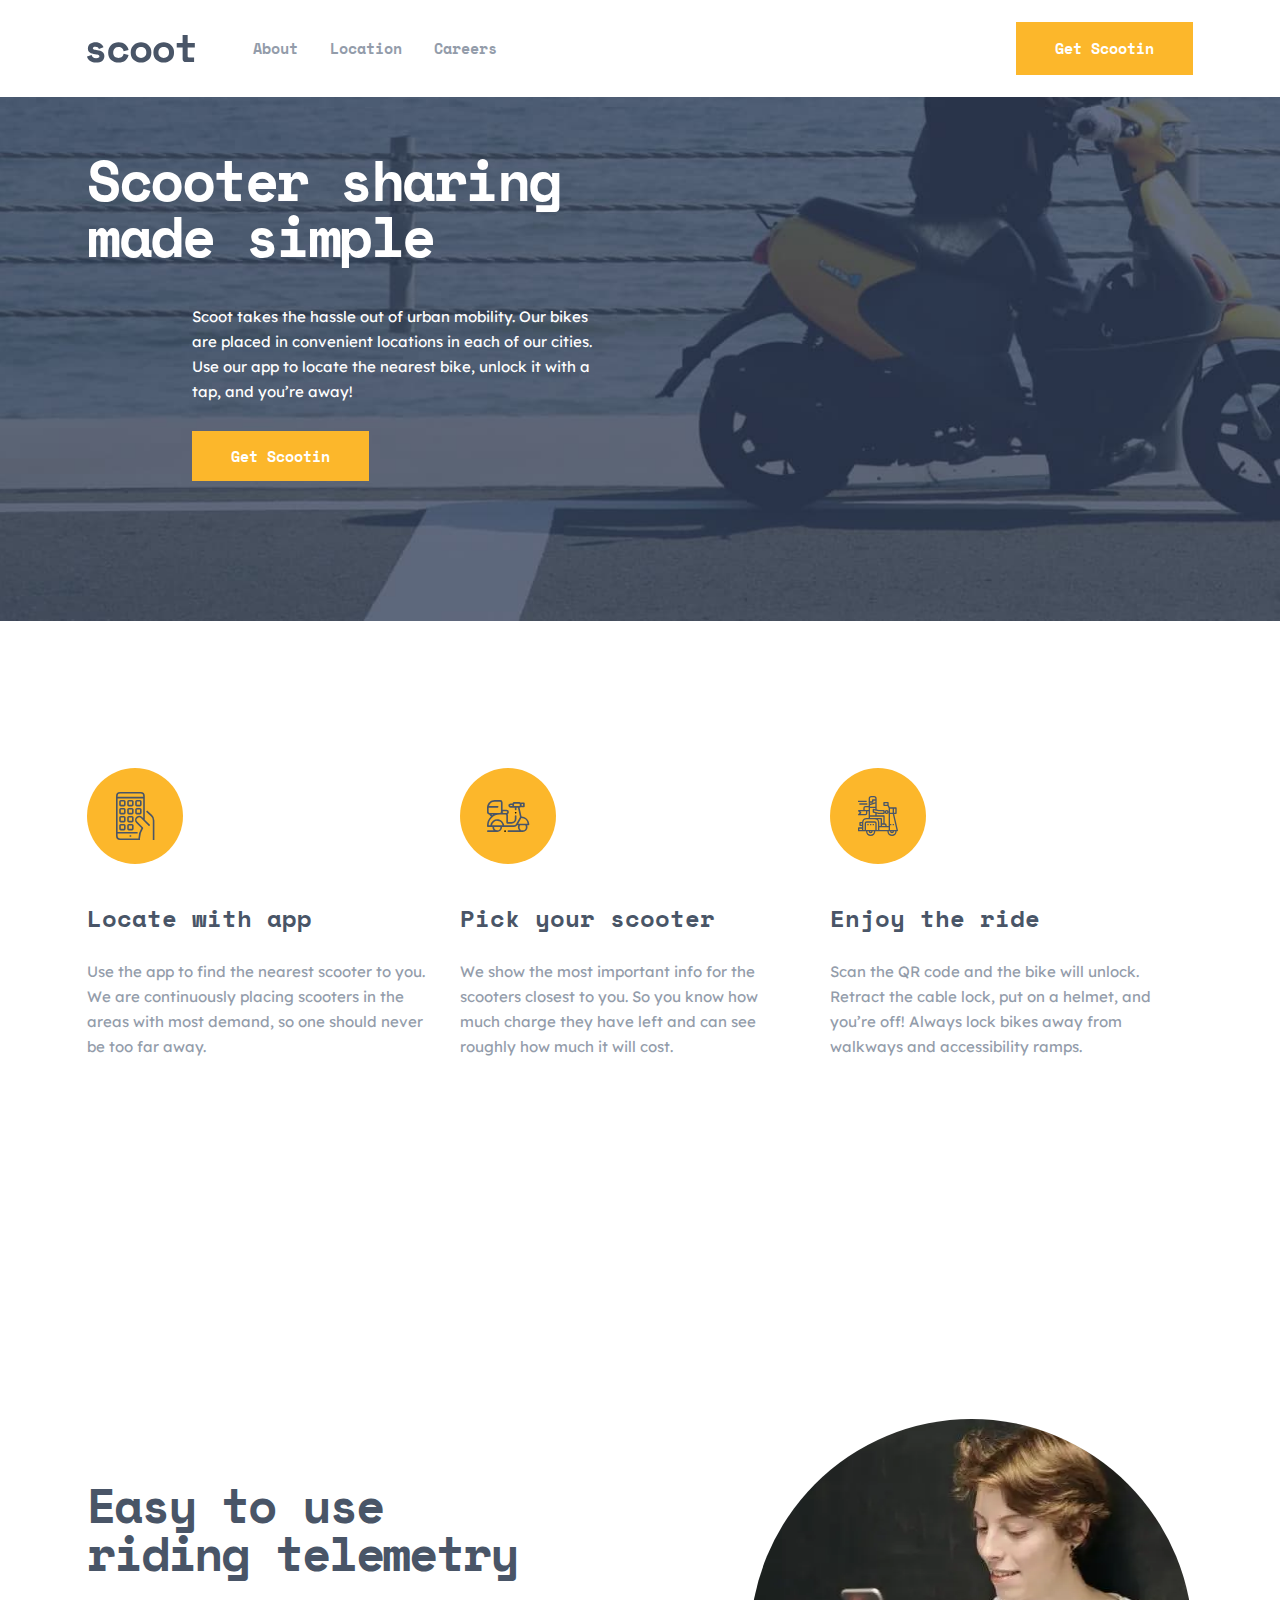
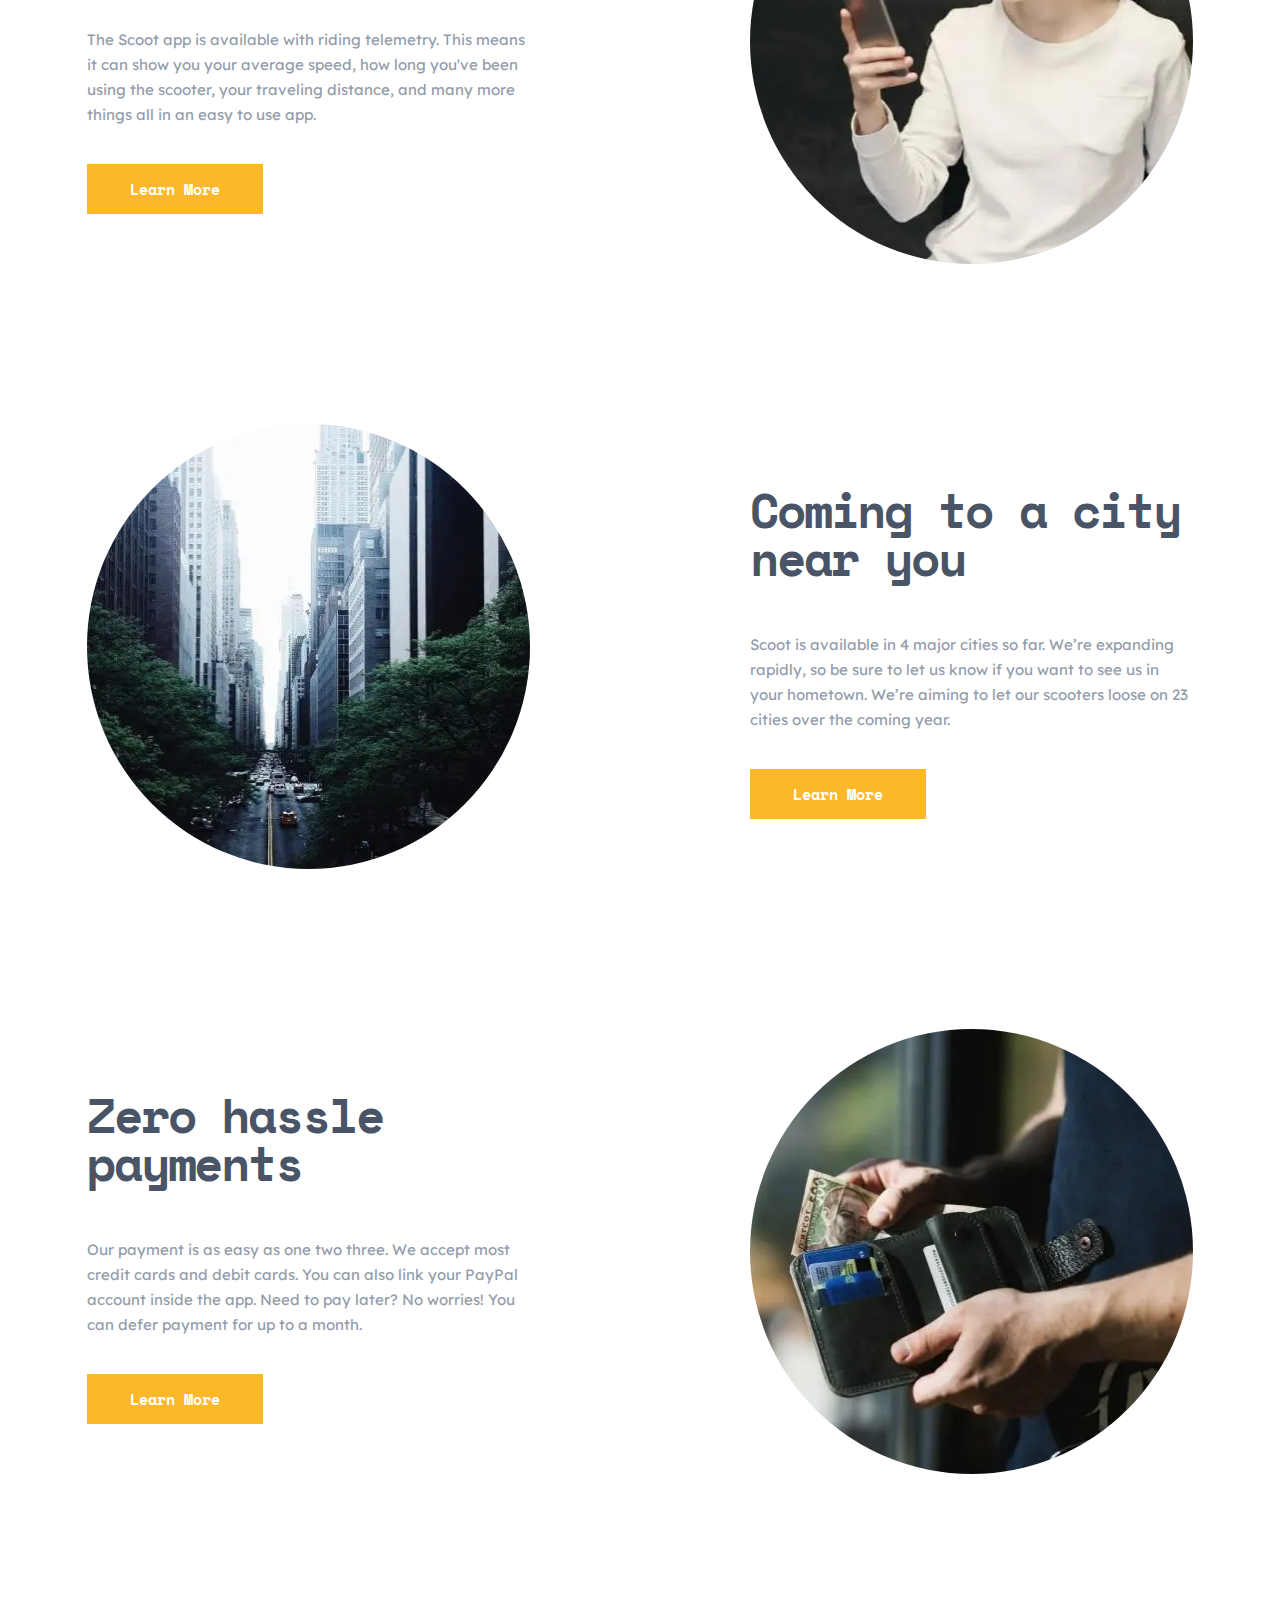
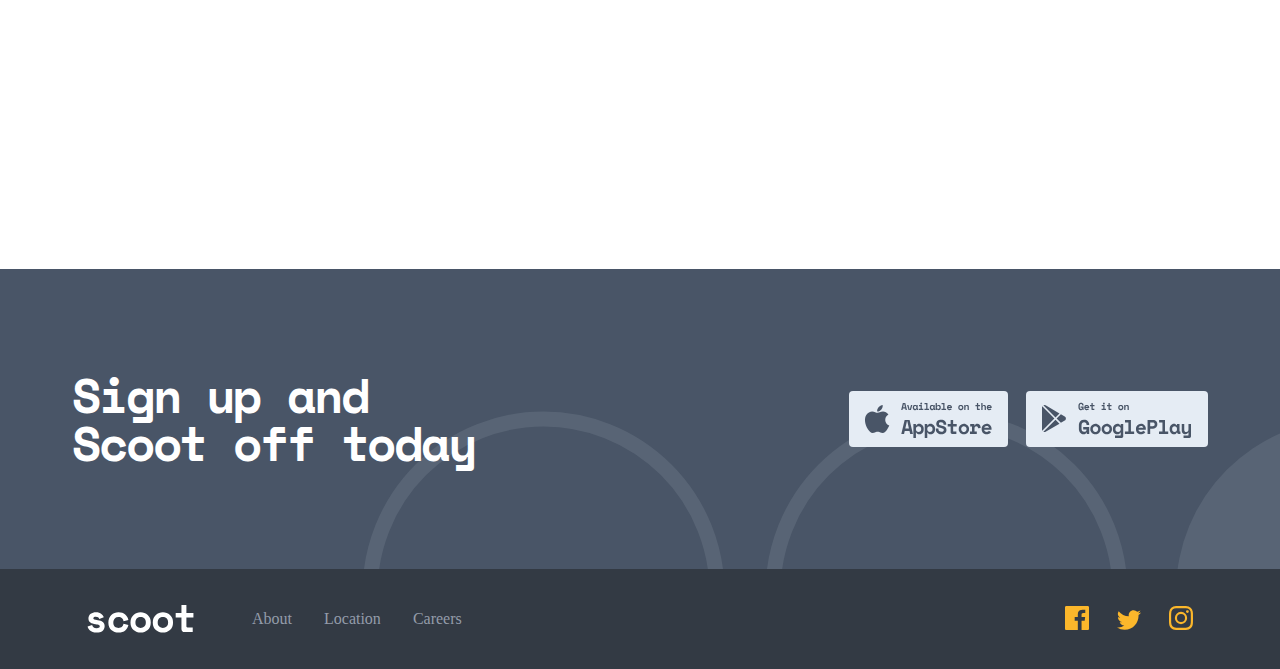
<file: index.html>
<!DOCTYPE html>
<html lang="en">

<head>
    <meta charset="UTF-8">
    <meta http-equiv="X-UA-Compatible" content="IE=edge">
    <meta name="viewport" content="width=device-width, initial-scale=1.0">
    <title>Scootin</title>
    <link rel="stylesheet" href="css/main.css">
</head>

<body>
    
    <header class="header">
        <div class="container header__container">
            <button class="header__burger">
                <span class="header__burger-inner"></span>

            </button>
            <a class="header__link-logo" href="#">
                <img class="header__link-img" src="img/headerlogo.svg" alt="scoot" width="108" height="28">
            </a>
            <nav class="nav header__nav">
                <ul class="nav__list">
                    <li class="nav__item"><a href="" class="nav__item-link">About</a></li>
                    <li class="nav__item"><a href="" class="nav__item-link">Location</a></li>
                    <li class="nav__item"><a href="" class="nav__item-link">Careers</a></li>
                </ul>
                <a class="link header__link" href="#">Get Scootin</a>

            </nav>

        </div>
    </header>
    <main>
        <div class="intro">
            <div class="container">
                <div class="intro__content">
                    <p class="intro__text">Scooter sharing made simple</p>
                    <p class="intro__descreption">Scoot takes the hassle out of urban mobility. Our bikes are placed in
                        convenient locations in each of our cities. Use our app to locate the nearest bike, unlock it
                        with a tap, and you’re away!</p>
                    <a href="#" class="link intro__link">Get Scootin</a>
                </div>
            </div>
        </div>
        <section class="scoot">
            <h2 class="visually-hidden">scoot service</h2>
            <div class="container">
                <div class=" scoot__container">


                    <ul class="scoot__list">
                        <li class="scoot__list-item scoot__list-item--befor">
                            <h3 class="scoot__item-title">Locate with app</h3>
                            <p class="scoot__item-text">Use the app to find the nearest scooter to you. We are
                                continuously placing scooters in the areas with most demand, so one should never be too
                                far away. </p>

                        </li>
                        <li class="scoot__list-item scoot__list-item--scooter">
                            <h3 class="scoot__item-title">Pick your scooter</h3>

                            <p class="scoot__item-text">We show the most important info for the scooters closest to you.
                                So you know how much charge they have left and can see roughly how much it will cost.
                            </p>

                        </li>
                        <li class="scoot__list-item scoot__list-item--ride">
                            <h3 class="scoot__item-title">Enjoy the ride</h3>
                            <p class="scoot__item-text">Scan the QR code and the bike will unlock. Retract the cable
                                lock, put on a helmet, and you’re off! Always lock bikes away from walkways and
                                accessibility ramps.</p>

                        </li>
                    </ul>
                </div>
            </div>
        </section>
        <section>
            <h2 class="visually-hidden"> services</h2>
            <div class="container ">
                <div class="services">
                    <ul class="services__list">
                        <li class="services__list-item">
                            <div class="services__content">
                                <h3 class="services__item-title">Easy to use
                                    riding telemetry</h3>
                                <p class="services__item-text">The Scoot app is available with riding telemetry. This means
                                    it can show you your average speed, how long you've been using the scooter, your
                                    traveling distance, and many more things all in an easy to use app.</p>
                                <a href="#" class="link services__item-link">Learn More </a>
                              </div>
                            <picture>
                                <source type="image/webp" media="(max-width: 719px)"
                                    srcset="img/services-ayol.webp 1x, img/services-ayol@2x.webp 2x">
                                <source type="image/webp" media="(max-width: 1310px)"
                                    srcset="img/services-ayol.webp 1x, img/services-ayol@2x.webp 2x">
                               
                                  
                                <source media="(max-width: 719px)"
                                    srcset="img/services-ayol.jpg 1x, img/services-ayol@2x.jpg 2x">
                                <source media="(max-width: 1310px)"
                                    srcset="img/services-ayol.jpg 1x, img/services-ayol@2x.jpg 2x">
                                <img class="services__item-img" src="img/services-ayol.jpg"
                                    srcset="img/services-ayol@2x.jpg 2x, img/services-ayol.jpg 1x" width="445" height="445"
                                    alt="ayol">


                            </picture>
                         
                        </li>
                        <li class="services__list-item">
                            <div class="services__content">
                                <h3 class="services__item-title">Coming to a city near you</h3>
                            <p class="services__item-text">Scoot is available in 4 major cities so far. We’re expanding
                                rapidly, so be sure to let us know if you want to see us in your hometown. We’re aiming
                                to let our scooters loose on 23 cities over the coming year.</p>
                            <a href="#" class="link services__item-link">Learn More</a>
                            </div>
                            <picture>
                                <source type="image/webp" media="(max-width: 719px)"
                                    srcset="img/services-shahar.webp 1x, img/services-shahar@2x.webp 2x">
                                <source type="image/webp" media="(max-width: 1310px)"
                                    srcset="img/services-shahar.webp 1x, img/services-shahar@2x.webp 2x">
                               
                                   
                                <source media="(max-width: 719px)"
                                    srcset="img/services-shahar.jpg 1x, img/services-shahar@2x.jpg 2x">
                                <source media="(max-width: 1310px)"
                                    srcset="img/services-shahar.jpg 1x, img/services-shahar@2x.jpg 2x">
                                <img class="services__item-img" src="img/services-shahar.jpg"
                                    srcset="img/services-shahar@2x.jpg 2x, img/services-shahar.jpg 1x" width="445" height="445"
                                    alt="ayol">


                            </picture>
                          
                        </li>
                        <li class="services__list-item">
                            <div class="services__content">
                             <h3 class="services__item-title">Zero hassle payments</h3>
                             <p class="services__item-text">Our payment is as easy as one two three. We accept most
                                 credit cards and debit cards. You can also link your PayPal account inside the app. Need
                                 to pay later? No worries! You can defer payment for up to a month.</p>
                             <a href="#" class="link  services__item-link">Learn More</a>
                         
                            </div>
                            <picture>
                                <source type="image/webp" media="(max-width: 719px)"
                                    srcset="img/services-hamyon.webp 1x, img/services-hamyon@2x.webp 2x">
                                <source type="image/webp" media="(max-width: 1310px)"
                                    srcset="img/services-hamyon.webp 1x, img/services-hamyon@2x.webp 2x">
                               
                                   
                                <source media="(max-width: 719px)"
                                    srcset="img/services-hamyon.jpg 1x, img/services-hamyon@2x.jpg 2x">
                                <source media="(max-width: 1310px)"
                                    srcset="img/services-hamyon.jpg 1x, img/services-hamyon@2x.jpg 2x">
                                <img class="services__item-img" src="img/services-hamyon.jpg"
                                    srcset="img/services-hamyon@2x.jpg 2x, img/services-hamyon.jpg 1x" width="445" height="445"
                                    alt="ayol">


                            </picture>
                        </li>
                    </ul>
                </div>
            </div>
        </section>
        <div class="cte">
            <div class="container cte__bold">

                <h2 class="cte__title">Sign up and Scoot off today</h2>
                <div class="cte__content">
                    <a href="#" class="cte__link">
                        <img src="img/appl.svg" alt="apctore" width="159" height="56" class="cte__link-image">
                    </a><a href="#" class="cte__link">
                        <img src="img/googl-play.svg" alt="googl-play" width="182" height="56" class="cte__link-img">
                    </a>
                </div>

            </div>
        </div>

    </main>
    <footer class="footer">
        <div class="container">
            <div class="footer__connection">

                <nav class="navc">
                    <a href="#" class="connection__link">
                        <img src="img/footer-logo.svg" width="107" height="28" alt="scoot-logo"
                            class="footer__link-img">
                    </a>
                    <ul class="navc__list">
                        <li class="navc__list-item"><a href="#" class="navc__item-link">About</a></li>
                        <li class="navc__list-item"><a href="#" class="navc__item-link">Location</a></li>
                        <li class="navc__list-item"><a href="#" class="navc__item-link">Careers</a></li>
                    </ul>
                    <div class="navc__content">
                        <a href="#" class="connection__link-logo">
                            <svg width="24" height="24" fill="none" xmlns="http://www.w3.org/2000/svg">
                                <path
                                    d="M22.675 0H1.325C.593 0 0 .593 0 1.325v21.351C0 23.407.593 24 1.325 24H12.82v-9.294H9.692v-3.622h3.128V8.413c0-3.1 1.893-4.788 4.659-4.788 1.325 0 2.463.099 2.795.143v3.24l-1.918.001c-1.504 0-1.795.715-1.795 1.763v2.313h3.587l-.467 3.622h-3.12V24h6.116c.73 0 1.323-.593 1.323-1.325V1.325C24 .593 23.407 0 22.675 0Z"
                                    fill="currentColor" />
                            </svg>
                        </a>
                        <a href="#" class="connection__link-logo">
                            <svg width="24" height="20" fill="none" xmlns="http://www.w3.org/2000/svg">
                                <path
                                    d="M24 2.557a9.83 9.83 0 0 1-2.828.775A4.932 4.932 0 0 0 23.337.608a9.864 9.864 0 0 1-3.127 1.195A4.916 4.916 0 0 0 16.616.248c-3.179 0-5.515 2.966-4.797 6.045A13.978 13.978 0 0 1 1.671 1.149a4.93 4.93 0 0 0 1.523 6.574 4.903 4.903 0 0 1-2.229-.616c-.054 2.281 1.581 4.415 3.949 4.89a4.935 4.935 0 0 1-2.224.084 4.928 4.928 0 0 0 4.6 3.419A9.9 9.9 0 0 1 0 17.54a13.94 13.94 0 0 0 7.548 2.212c9.142 0 14.307-7.721 13.995-14.646A10.025 10.025 0 0 0 24 2.557Z"
                                    fill="currentColor" />
                            </svg>

                        </a>
                        <a href="#" class="connection__link-logo">
                            <svg width="24" height="24" fill="none" xmlns="http://www.w3.org/2000/svg">
                                <path fill-rule="evenodd" clip-rule="evenodd"
                                    d="M12 0C8.741 0 8.333.014 7.053.072 2.695.272.273 2.69.073 7.052.014 8.333 0 8.741 0 12c0 3.259.014 3.668.072 4.948.2 4.358 2.618 6.78 6.98 6.98C8.333 23.986 8.741 24 12 24c3.259 0 3.668-.014 4.948-.072 4.354-.2 6.782-2.618 6.979-6.98.059-1.28.073-1.689.073-4.948 0-3.259-.014-3.667-.072-4.947-.196-4.354-2.617-6.78-6.979-6.98C15.668.014 15.259 0 12 0Zm0 2.163c3.204 0 3.584.012 4.85.07 3.252.148 4.771 1.691 4.919 4.919.058 1.265.069 1.645.069 4.849 0 3.205-.012 3.584-.069 4.849-.149 3.225-1.664 4.771-4.919 4.919-1.266.058-1.644.07-4.85.07-3.204 0-3.584-.012-4.849-.07-3.26-.149-4.771-1.699-4.919-4.92-.058-1.265-.07-1.644-.07-4.849 0-3.204.013-3.583.07-4.849.149-3.227 1.664-4.771 4.919-4.919 1.266-.057 1.645-.069 4.849-.069ZM5.838 12a6.162 6.162 0 1 1 12.324 0 6.162 6.162 0 0 1-12.324 0ZM12 16a4 4 0 1 1 0-8 4 4 0 0 1 0 8Zm4.965-10.405a1.44 1.44 0 1 1 2.881.001 1.44 1.44 0 0 1-2.881-.001Z"
                                    fill="currentColor" />
                            </svg>

                        </a>
                    </div>
                </nav>

            </div>
        </div>
    </footer>
    <script src="js/main.js"></script>
</body>

</html>
</file>
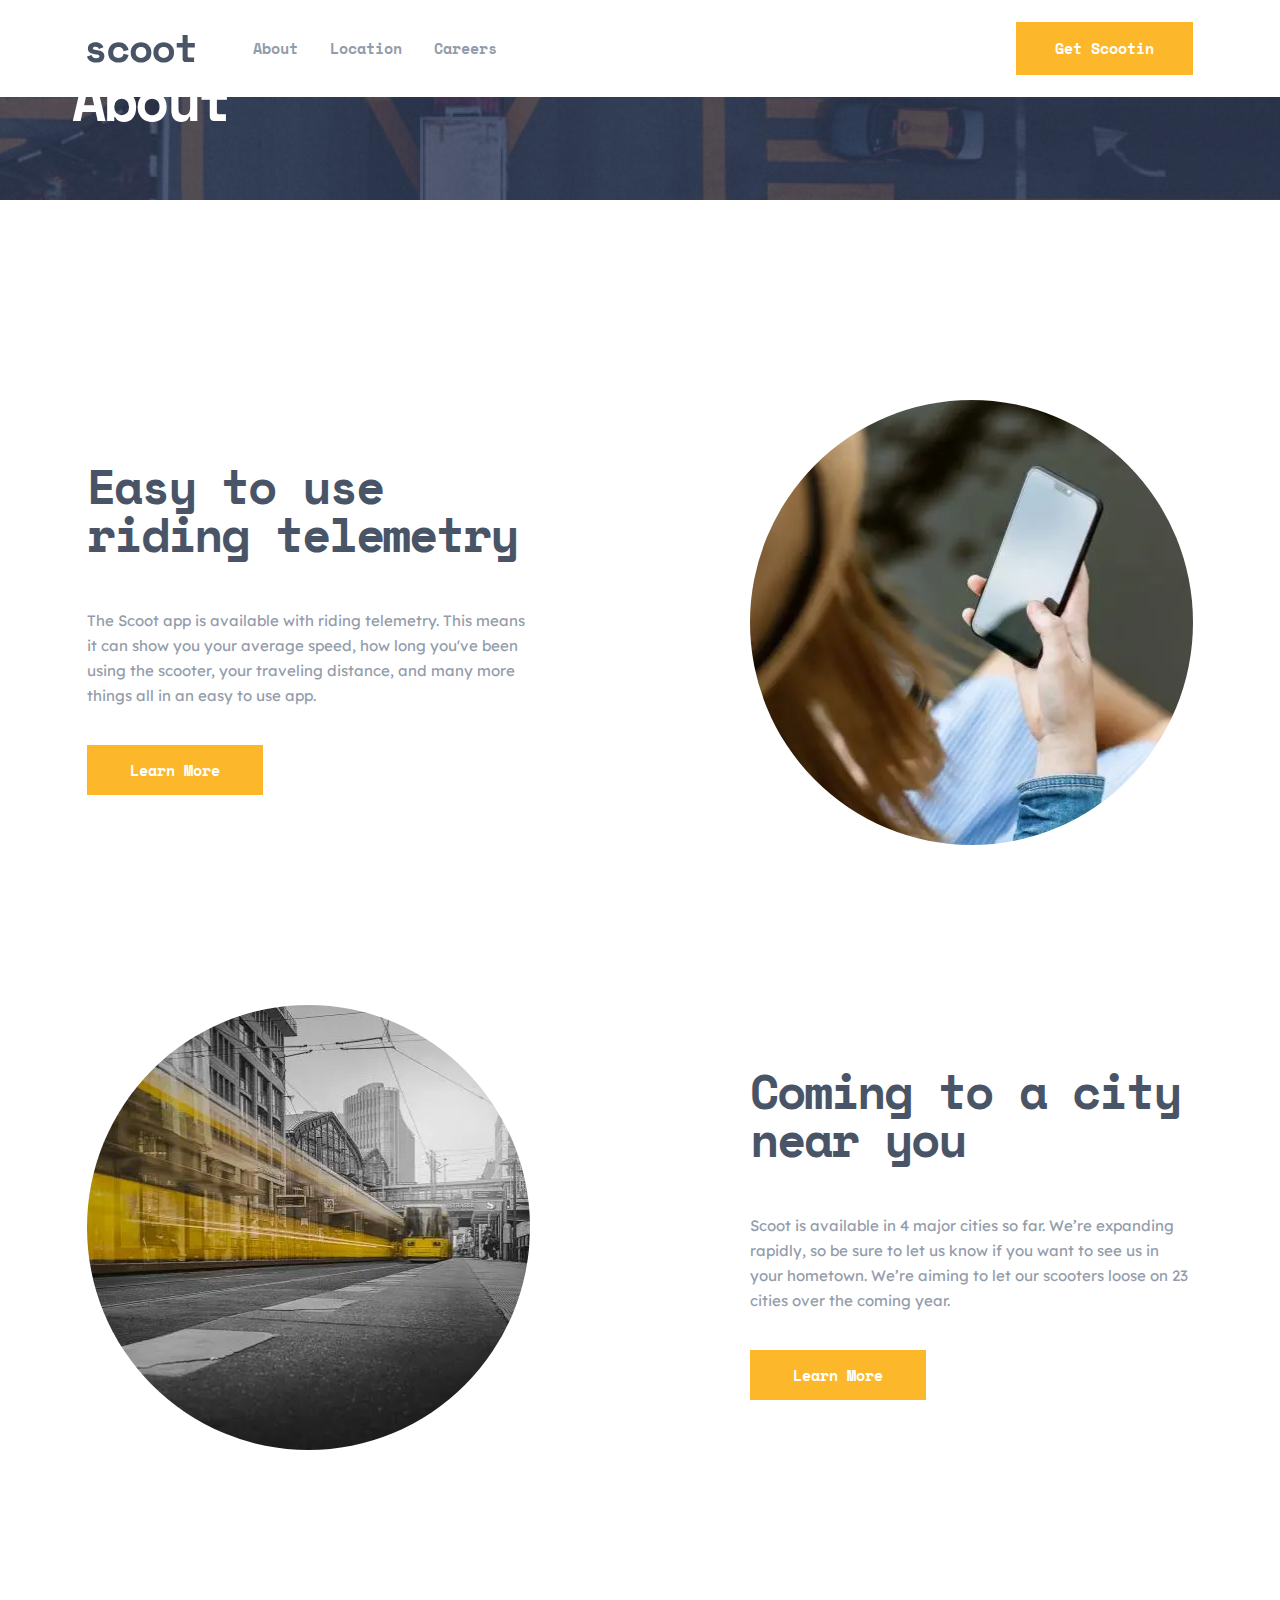
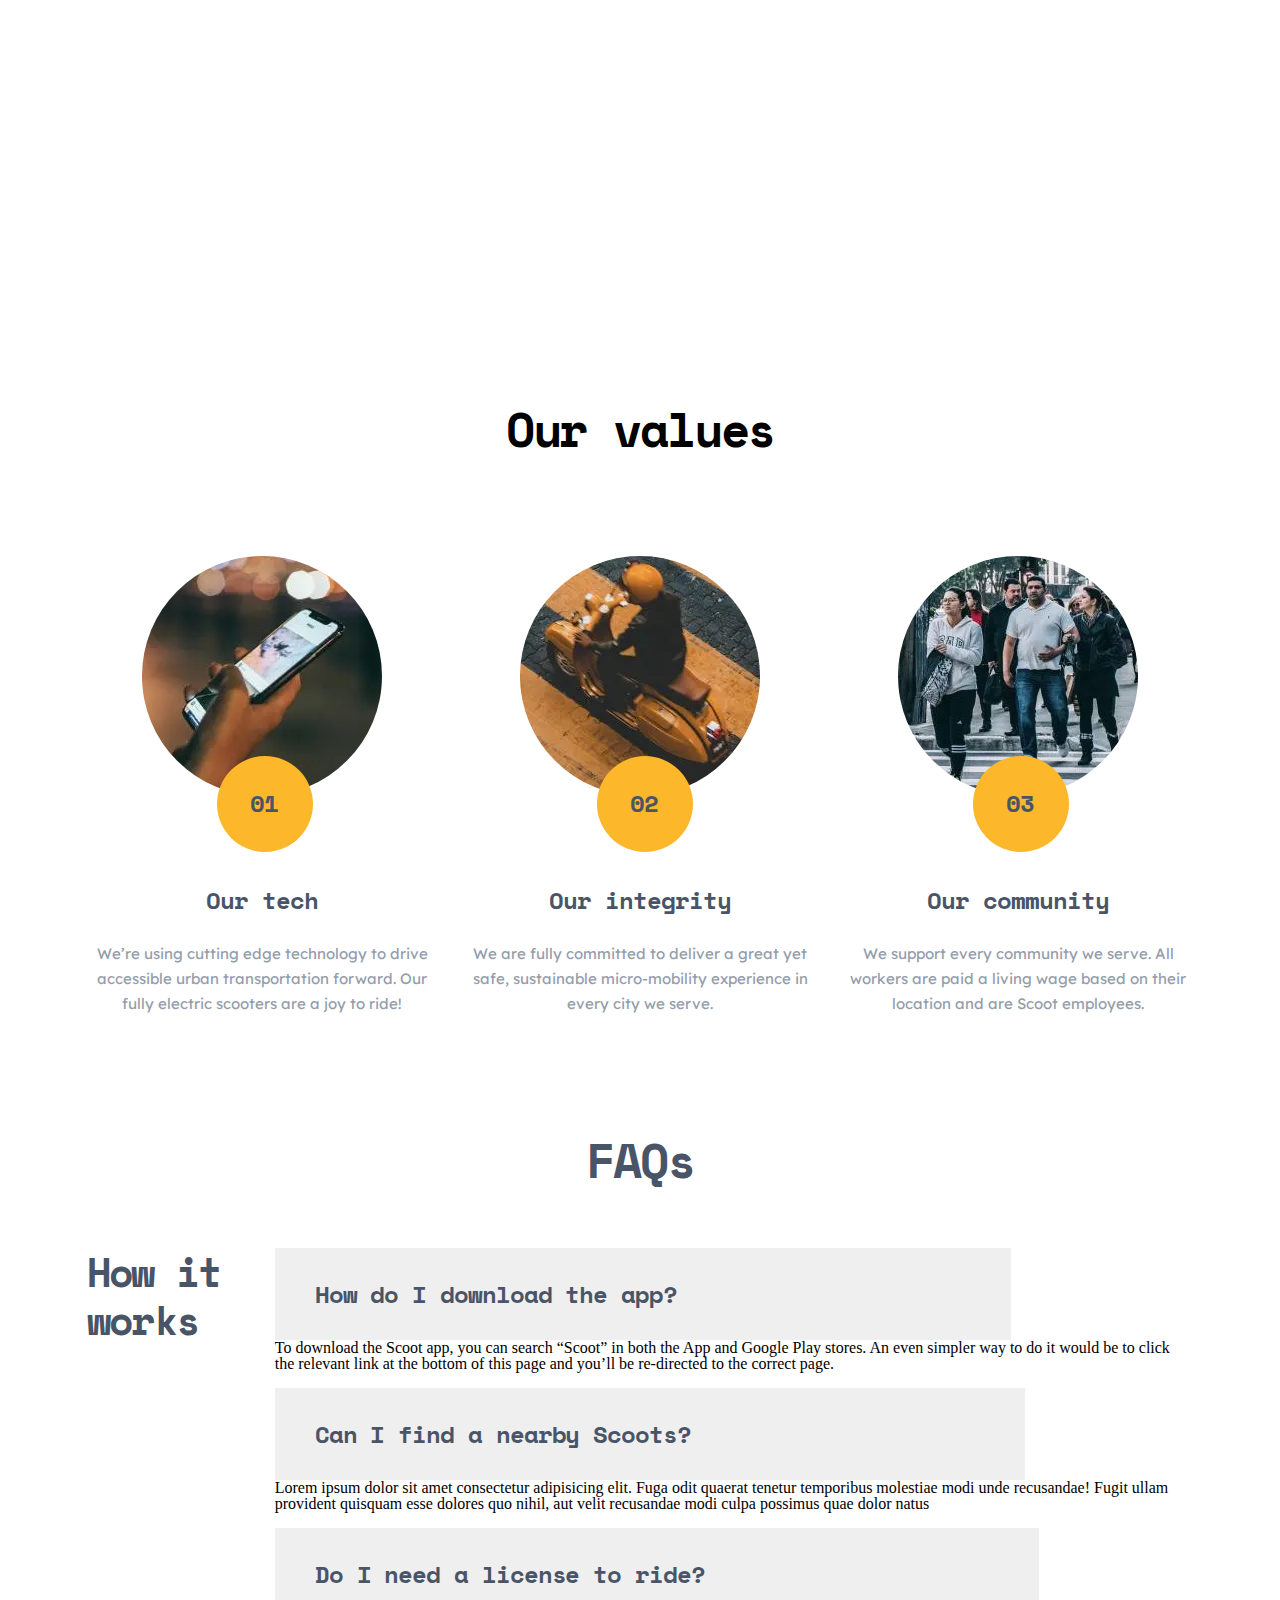
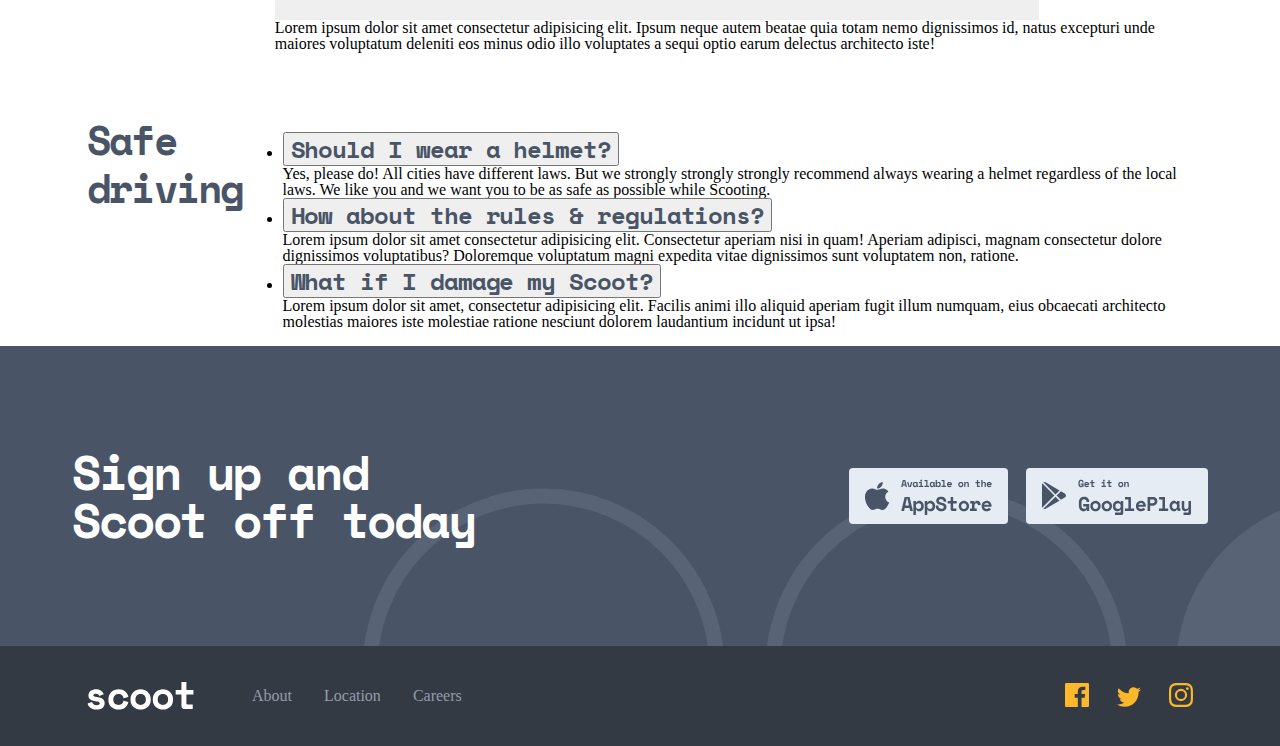
<file: abaut.html>
<!DOCTYPE html>
<html lang="en">
<head>
    <meta charset="UTF-8">
    <meta http-equiv="X-UA-Compatible" content="IE=edge">
    <meta name="viewport" content="width=device-width, initial-scale=1.0">
    <title>2-imtihon-abaut</title>
    <link rel="stylesheet" href="css/main.css">
</head>
<body>
    <header class="header">
        <div class="container header__container">
            <button class="header__burger">
                <span class="header__burger-inner"></span>

            </button>
            <a class="header__link-logo" href="#">
                <img class="header__link-img" src="img/headerlogo.svg" alt="scoot" width="108" height="28">
            </a>
            <nav class="nav header__nav">
                <ul class="nav__list">
                    <li class="nav__item"><a href="" class="nav__item-link">About</a></li>
                    <li class="nav__item"><a href="" class="nav__item-link">Location</a></li>
                    <li class="nav__item"><a href="" class="nav__item-link">Careers</a></li>
                </ul>
                <a class="link header__link" href="#">Get Scootin</a>

            </nav>

        </div>
    </header> 
    <main>
    <div class="intro__abaut intro__abaut--timer">
        <div class="container abaut"> 
            <p class="intro__abaut-text">About</p>
        </div>
    </div>
    <section>
        <h2 class="visually-hidden"> services</h2>
        <div class="container ">
            <div class="services">
                <ul class="services__list">
                    <li class="services__list-item">
                        <div class="services__content">
                            <h3 class="services__item-title">Easy to use
                                riding telemetry</h3>
                            <p class="services__item-text">The Scoot app is available with riding telemetry. This means
                                it can show you your average speed, how long you've been using the scooter, your
                                traveling distance, and many more things all in an easy to use app.</p>
                            <a href="#" class="link services__item-link">Learn More </a>
                          </div>
                        <picture>
                           
                            <source type="image/webp" 
                                srcset="img/abaut-ayol.webp 1x, img/abaut-ayol@2x.webp 2x">
                           
                            <img class="services__item-img" src="img/abau-ayol.jpg"
                                srcset="img/abaut-ayol@2x.jpg 2x, img/abaut-ayol.jpg 1x" width="445" height="445"
                                alt="ayol">
                        </picture>
                     
                    </li>
                    <li class="services__list-item abut__list-item">
                        <div class="services__content">
                            <h3 class="services__item-title">Coming to a city near you</h3>
                        <p class="services__item-text">Scoot is available in 4 major cities so far. We’re expanding
                            rapidly, so be sure to let us know if you want to see us in your hometown. We’re aiming
                            to let our scooters loose on 23 cities over the coming year.</p>
                        <a href="#" class="link services__item-link">Learn More</a>
                        </div>
                        <picture>
                          
                            <source type="image/webp" 
                                srcset="img/abaut-shahar.webp 1x, img/abaut-shahar@2x.webp 2x">
                            
                            <img class="services__item-img" src="img/abaut-shahar.jpg"
                                srcset="img/abaut-shahar@2x.jpg 2x, img/abaut-shahar.jpg 1x" width="445" height="445"
                                alt="ayol">


                        </picture>
                      
                    </li>
                   
                </ul>
            </div>
        </div>
    </section>
    <section>
        <h2 class="visually-hidden">our values</h2>
        <div class="container respect">
            <h2 class="respect__title">Our values</h2>
<ul class="respect__list">
    <li class="respect__list-item ">
        <picture>
           
            <source type="image/webp"
                srcset="img/abaut-mobil.webp 1x, img/abaut-mobil@2x.webp 2x">
           
            <img class="respect__item-img" src="img/abau-mobil.jpg"
                srcset="img/abaut-mobil@2x.jpg 2x, img/abaut-mobil.jpg 1x" width="240" height="240"
                alt="mobil">
        </picture>
        <span class="respect__list-span"><strong class="respect__list-strong">01</strong></span>
            
            <h3 class="respect__item-title">Our tech</h3>
        <p class="respect__item-text">We’re using cutting edge technology to drive accessible urban transportation forward. Our fully electric scooters are a joy to ride!</p>
    
    </li>
    <li class="respect__list-item ">
        <picture>
      
            <source type="image/webp"
                srcset="img/abaut-moto.webp 1x, img/abaut-moto@2x.webp 2x">
          
            <img class="respect__item-img" src="img/abau-moto.jpg"
                srcset="img/abaut-moto@2x.jpg 2x, img/abaut-moto.jpg 1x" width="240" height="240"
                alt="moto">
        </picture>
        <span class="respect__list-span"><strong class="respect__list-strong">02</strong></span>
        <h3 class="respect__item-title">Our integrity</h3>
        <p class="respect__item-text">We are fully committed to deliver a great yet safe, sustainable micro-mobility experience in every city we serve.</p>
      
    </li>
    <li class="respect__list-item ">
        <picture>
          
            <source type="image/webp" 
                srcset="img/abaut-odamlar.webp 1x, img/abaut-odamlar@2x.webp 2x">
          
            <img class="respect__item-img" src="img/abau-odamlar.jpg"
                srcset="img/abaut-odamlar@2x.jpg 2x, img/abaut-odamlar.jpg 1x" width="240" height="240"
                alt="odamlar">
        </picture>
        <span class="respect__list-span"><strong class="respect__list-strong">03</strong></span>
            <h3 class="respect__item-title">Our community</h3>
        <p class="respect__item-text">We support every community we serve. All workers are paid a living wage based on their location and are Scoot employees.</p>
        
    </li>
</ul>
        </div>
    </section>
 
<section class="faqs">
            <div class="faqs__container container">
                <h2 class="faqs__title">FAQs</h2>
                <div class="faqs__works">
                    <h3 class="works__title">How it works</h3>
                    <ul class="faqs__works-list">
                        <li class="faqs__works-item">
                            <button class="faqs__works-button">How do I download the app?</button>
                            <p class="faqs__description">To download the Scoot app, you can search “Scoot” in
                                both the App
                                and Google Play stores. An even simpler way to do it
                                would be to click the relevant link at the bottom of this page and you’ll be re-directed to the
                                correct page.</p>
                        </li>
        
                        <li class="faqs__works-item">
                            <button class="faqs__works-button">Can I find a nearby Scoots?</button>
                            <p class="faqs__description">Lorem ipsum dolor sit amet consectetur
                                adipisicing elit. Fuga odit
                                quaerat tenetur temporibus molestiae modi unde recusandae! Fugit ullam provident quisquam esse
                                dolores quo nihil,
                                aut velit recusandae modi culpa possimus quae dolor natus</p>
                        </li>
        
                        <li class="faqs__works-item">
                            <button class="faqs__works-button">Do I need a license to ride?</button>
                            <p class="faqs__description">Lorem ipsum dolor sit amet consectetur
                                adipisicing elit. Ipsum neque
                                autem beatae quia totam nemo dignissimos id, natus excepturi unde maiores voluptatum deleniti
                                eos minus odio illo
                                voluptates a sequi optio earum delectus architecto iste!</p>
                        </li>
                    </ul>
        
                </div>


<div class="faqs__safe">
        
                    <h3 class="safe__title">Safe driving</h3>
        
                    <ul class="faqs__safe-list">
        
                        <li class="faqs__safe-item">
                            <button class="faqs__button">Should I wear a helmet?</button>
                            <p class="faqs__description ">Yes, please do! All cities have different
                                laws. But we strongly
                                strongly strongly recommend always wearing a helmet
                                regardless of the local laws. We like you and we want you to be as safe as possible while
                                Scooting.</p>
                        </li>
        
                        <li class="faqs__safe-item">
                            <button class="faqs__button">How about the rules & regulations?</button>
                            <p class="faqs__description ">Lorem ipsum dolor sit amet consectetur
                                adipisicing elit.
                                Consectetur aperiam nisi in quam! Aperiam adipisci, magnam consectetur dolore dignissimos
                                voluptatibus? Doloremque
                                voluptatum magni expedita vitae dignissimos sunt voluptatem non, ratione.</p>
                        </li>
        
                        <li class="faqs__safe-item">
                            <button class="faqs__button">What if I damage my Scoot?</button>
                            <p class="faqs__description">Lorem ipsum dolor sit amet, consectetur
                                adipisicing elit. Facilis
                                animi illo aliquid aperiam fugit illum numquam, eius obcaecati architecto molestias maiores iste
                                molestiae ratione
                                nesciunt dolorem laudantium incidunt ut ipsa!</p>
                        </li>
                    </ul>
        
                </div>
            </div>
        </section>
        <div class="cte">
            <div class="container cte__bold">

                <h2 class="cte__title">Sign up and Scoot off today</h2>
                <div class="cte__content">
                    <a href="#" class="cte__link">
                        <img src="img/appl.svg" alt="apctore" width="159" height="56" class="cte__link-image">
                    </a><a href="#" class="cte__link">
                        <img src="img/googl-play.svg" alt="googl-play" width="182" height="56" class="cte__link-img">
                    </a>
                </div>

            </div>
        </div>

    </main>
    <footer class="footer">
        <div class="container">
            <div class="footer__connection">

                <nav class="navc">
                    <a href="#" class="connection__link">
                        <img src="img/footer-logo.svg" width="107" height="28" alt="scoot-logo"
                            class="footer__link-img">
                    </a>
                    <ul class="navc__list">
                        <li class="navc__list-item"><a href="#" class="navc__item-link">About</a></li>
                        <li class="navc__list-item"><a href="#" class="navc__item-link">Location</a></li>
                        <li class="navc__list-item"><a href="#" class="navc__item-link">Careers</a></li>
                    </ul>
                  <div class="navc__content">
                    <a href="#" class="connection__link-logo">
                        <svg width="24" height="24" fill="none" xmlns="http://www.w3.org/2000/svg">
                            <path
                                d="M22.675 0H1.325C.593 0 0 .593 0 1.325v21.351C0 23.407.593 24 1.325 24H12.82v-9.294H9.692v-3.622h3.128V8.413c0-3.1 1.893-4.788 4.659-4.788 1.325 0 2.463.099 2.795.143v3.24l-1.918.001c-1.504 0-1.795.715-1.795 1.763v2.313h3.587l-.467 3.622h-3.12V24h6.116c.73 0 1.323-.593 1.323-1.325V1.325C24 .593 23.407 0 22.675 0Z"
                                fill="currentColor" />
                        </svg>
                    </a>
                    <a href="#" class="connection__link-logo">
                        <svg width="24" height="20" fill="none" xmlns="http://www.w3.org/2000/svg">
                            <path
                                d="M24 2.557a9.83 9.83 0 0 1-2.828.775A4.932 4.932 0 0 0 23.337.608a9.864 9.864 0 0 1-3.127 1.195A4.916 4.916 0 0 0 16.616.248c-3.179 0-5.515 2.966-4.797 6.045A13.978 13.978 0 0 1 1.671 1.149a4.93 4.93 0 0 0 1.523 6.574 4.903 4.903 0 0 1-2.229-.616c-.054 2.281 1.581 4.415 3.949 4.89a4.935 4.935 0 0 1-2.224.084 4.928 4.928 0 0 0 4.6 3.419A9.9 9.9 0 0 1 0 17.54a13.94 13.94 0 0 0 7.548 2.212c9.142 0 14.307-7.721 13.995-14.646A10.025 10.025 0 0 0 24 2.557Z"
                                fill="currentColor" />
                        </svg>
    
                    </a>
                    <a href="#" class="connection__link-logo">
                        <svg width="24" height="24" fill="none" xmlns="http://www.w3.org/2000/svg">
                            <path fill-rule="evenodd" clip-rule="evenodd"
                                d="M12 0C8.741 0 8.333.014 7.053.072 2.695.272.273 2.69.073 7.052.014 8.333 0 8.741 0 12c0 3.259.014 3.668.072 4.948.2 4.358 2.618 6.78 6.98 6.98C8.333 23.986 8.741 24 12 24c3.259 0 3.668-.014 4.948-.072 4.354-.2 6.782-2.618 6.979-6.98.059-1.28.073-1.689.073-4.948 0-3.259-.014-3.667-.072-4.947-.196-4.354-2.617-6.78-6.979-6.98C15.668.014 15.259 0 12 0Zm0 2.163c3.204 0 3.584.012 4.85.07 3.252.148 4.771 1.691 4.919 4.919.058 1.265.069 1.645.069 4.849 0 3.205-.012 3.584-.069 4.849-.149 3.225-1.664 4.771-4.919 4.919-1.266.058-1.644.07-4.85.07-3.204 0-3.584-.012-4.849-.07-3.26-.149-4.771-1.699-4.919-4.92-.058-1.265-.07-1.644-.07-4.849 0-3.204.013-3.583.07-4.849.149-3.227 1.664-4.771 4.919-4.919 1.266-.057 1.645-.069 4.849-.069ZM5.838 12a6.162 6.162 0 1 1 12.324 0 6.162 6.162 0 0 1-12.324 0ZM12 16a4 4 0 1 1 0-8 4 4 0 0 1 0 8Zm4.965-10.405a1.44 1.44 0 1 1 2.881.001 1.44 1.44 0 0 1-2.881-.001Z"
                                fill="currentColor" />
                        </svg>
    
                    </a>
                  </div>
                </nav>
               
            </div>
        </div>
    </footer>
    <script src="js/main.js"></script>
</body>
</html>
</file>
<file: css/main.css>
.visually-hidden {
  clip: rect(0 0 0 0);
  -webkit-clip-path: inset(50%);
          clip-path: inset(50%);
  height: 1px;
  overflow: hidden;
  position: absolute;
  white-space: nowrap;
  width: 1px;
}

@font-face {
  font-family: 'Space Mono';
  font-style: normal;
  font-weight: 700;
  font-display: swap;
  src: url("../fonts/space-mono-v10-latin-700.woff2") format("woff2"), url("../fonts/space-mono-v10-latin-700.woff") format("woff");
}

@font-face {
  font-family: 'Lexend Deca';
  font-style: normal;
  font-weight: 400;
  font-display: swap;
  src: url("../fonts/lexend-deca-v15-latin-regular.woff2") format("woff2"), url("../fonts/lexend-deca-v15-latin-regular.woff") format("woff");
}

body {
  margin-top: 96px;
  padding: 0;
  margin: 0;
  background-color: #fff;
  line-height: 1;
}

*,
*::before,
*::after {
  -webkit-box-sizing: border-box;
          box-sizing: border-box;
}

img {
  max-width: 100%;
  display: block;
}

a {
  text-decoration: none;
}

p {
  margin: 0;
}

h3 {
  margin: 0;
}

h2 {
  margin: 0;
}

.container {
  max-width: 1136px;
  padding: 0 15px;
  margin: 0 auto;
}

.link {
  font-family: "Space Mono", "Arial", Monospace;
  padding: 14px 39px;
  background-color: #FCB72B;
  font-size: 15px;
  line-height: 25px;
  color: #FFFFFF;
}

.nav {
  -webkit-box-flex: 1;
      -ms-flex-positive: 1;
          flex-grow: 1;
}

.nav__list {
  list-style: none;
  margin: 0;
  padding: 0;
  display: -webkit-box;
  display: -ms-flexbox;
  display: flex;
}

.nav__item {
  margin: 0;
  margin-right: 32px;
}

.nav__item:nth-child(3n) {
  margin-right: 0;
}

.nav__item-link {
  font-family: "Space Mono", "Arial", Monospace;
  font-size: 15px;
  line-height: 25px;
  color: #939CAA;
}

@-webkit-keyframes header__opened {
  0% {
    -webkit-transform: translateY(-100%) 30px;
            transform: translateY(-100%) 30px;
  }
}

@keyframes header__opened {
  0% {
    -webkit-transform: translateY(-100%) 30px;
            transform: translateY(-100%) 30px;
  }
}

.header {
  padding: 22px 0;
  position: fixed;
  width: 100%;
  top: 0;
  left: 0;
  background-color: #fff;
  z-index: 2;
}

.header__container {
  display: -webkit-box;
  display: -ms-flexbox;
  display: flex;
  -webkit-box-align: center;
      -ms-flex-align: center;
          align-items: center;
}

.header__nav {
  display: -webkit-box;
  display: -ms-flexbox;
  display: flex;
  -webkit-box-align: center;
      -ms-flex-align: center;
          align-items: center;
}

.header__link {
  margin-left: auto;
  display: block;
}

.header__link-logo {
  margin-right: 58px;
}

.header__link-img {
  display: block;
}

.header__burger {
  display: none;
  border: 2px solid #FCB72B;
  background-color: #fff;
  padding: 8px 6px;
  width: 32px;
  height: 32px;
}

.header__burger::before, .header__burger::after, .header__burger-inner {
  width: 100%;
  height: 3px;
  background-color: #FCB72B;
  display: block;
  margin-bottom: 3px;
  -webkit-transition: 0.5s ease all;
  transition: 0.5s ease all;
  content: '';
}

.header__burger::after {
  margin-bottom: 0;
}

.header__burger--opened {
  position: relative;
}

.header__burger--opened .header__burger-inner {
  display: none;
}

.header__burger--opened::before, .header__burger--opened::after {
  width: 16px;
  position: absolute;
  left: 50%;
  top: 50%;
}

.header__burger--opened::after {
  -webkit-transform: translate(-50%, -50%) rotate(45deg);
          transform: translate(-50%, -50%) rotate(45deg);
}

.header__burger--opened::before {
  margin-bottom: 0;
  -webkit-transform: translate(-50%, -50%) rotate(-45deg);
          transform: translate(-50%, -50%) rotate(-45deg);
}

@media only screen and (max-width: 719px) {
  .header__burger {
    display: block;
    border: none;
    -webkit-transition: 0.6s ease all;
    transition: 0.6s ease all;
  }
  .header__link-logo {
    margin-right: 0;
    text-align: center;
    margin: 0 auto;
  }
  .header__nav {
    display: none;
    -webkit-transition: 0.6s ease all;
    transition: 0.6s ease all;
    background-color: #333A44;
    width: 256px;
    height: 633px;
    padding: 64px 32px 24px;
    position: absolute;
    top: 64px;
    -webkit-box-orient: vertical;
    -webkit-box-direction: normal;
        -ms-flex-direction: column;
            flex-direction: column;
    -webkit-box-align: stretch;
        -ms-flex-align: stretch;
            align-items: stretch;
    left: 0;
  }
  .nav__list {
    display: block;
    margin-right: 0;
    margin-bottom: 0;
  }
  .nav__item {
    margin-right: 0;
  }
  .nav__item-link {
    display: block;
    text-align: center;
    font-family: "Space Mono", "Arial", Monospace;
    font-size: 18px;
    line-height: 25px;
  }
  .header__nav--opened {
    display: -webkit-box;
    display: -ms-flexbox;
    display: flex;
  }
  .header__nav--opened .header__link {
    display: -webkit-box;
    display: -ms-flexbox;
    display: flex;
    margin-bottom: 0;
  }
  .header__nav--opened .nav__item-link {
    color: #E5ECF4;
    margin-bottom: 24px;
  }
  .header__nav--opened .header__link {
    margin-top: 339px;
  }
}

.intro {
  background: url("../../img/introbg.jpg") no-repeat center center;
  background-size: cover;
}

@media only screen and (-webkit-min-device-pixel-ratio: 2), only screen and (min--moz-device-pixel-ratio: 2), only screen and (min-device-pixel-ratio: 2), only screen and (min-resolution: 192dpi), only screen and (min-resolution: 2dppx) {
  .intro {
    background-image: url("../../img/introbg@2x.jpg");
  }
}

.intro .intro__content {
  padding: 152px 0;
}

.intro .intro__text {
  margin: 0;
  padding: 0;
  width: 500px;
  margin-bottom: 40px;
  font-family: "Space Mono", "Arial", Monospace;
  font-size: 56px;
  color: #FFFFFF;
  letter-spacing: -2.5px;
}

.intro .intro__descreption {
  max-width: 405px;
  margin: 0;
  padding: 0;
  margin-left: 105px;
  margin-bottom: 40px;
  font-family: "Lexend Deca", "Arial", San Serif;
  font-size: 15px;
  line-height: 25px;
  color: #FFFFFF;
}

.intro .intro__link {
  margin-left: 105px;
}

@media only screen and (max-width: 1136px) {
  .intro {
    background: url("../../img/intro-tablet.jpg") no-repeat center center;
    background-size: cover;
  }
}

@media only screen and (max-width: 1136px) and (-webkit-min-device-pixel-ratio: 2), only screen and (max-width: 1136px) and (min--moz-device-pixel-ratio: 2), only screen and (max-width: 1136px) and (min-device-pixel-ratio: 2), only screen and (max-width: 1136px) and (min-resolution: 192dpi), only screen and (max-width: 1136px) and (min-resolution: 2dppx) {
  .intro {
    background-image: url("../../img/intro-tablet@2x.jpg");
  }
}

@media only screen and (max-width: 1136px) {
  .intro .intro__content {
    padding: 137px 0 217px;
    text-align: center;
    display: block;
  }
  .intro .intro__text {
    max-width: 573px;
    margin: 0 auto;
    font-size: 56px;
    line-height: 56px;
    text-align: center;
    margin-bottom: 24px;
  }
  .intro .intro__descreption {
    margin: 0 auto;
    max-width: 573px;
    text-align: center;
    margin-bottom: 34px;
  }
  .intro .intro__link {
    margin-left: 0;
    text-align: center;
  }
}

@media only screen and (max-width: 719px) {
  .intro {
    background: url("../../img/intro-mobile.jpg") no-repeat center center;
    background-size: cover;
  }
}

@media only screen and (max-width: 719px) and (-webkit-min-device-pixel-ratio: 2), only screen and (max-width: 719px) and (min--moz-device-pixel-ratio: 2), only screen and (max-width: 719px) and (min-device-pixel-ratio: 2), only screen and (max-width: 719px) and (min-resolution: 192dpi), only screen and (max-width: 719px) and (min-resolution: 2dppx) {
  .intro {
    background-image: url("../../img/intro-mobile@2x.jpg");
  }
}

@media only screen and (max-width: 719px) {
  .intro .intro__content {
    padding: 115px 0 179px;
    text-align: center;
    display: block;
  }
  .intro .intro__text {
    max-width: 311px;
    font-size: 40px;
    margin-bottom: 24px;
    text-align: center;
  }
  .intro .intro__descreption {
    margin-bottom: 34px;
    max-width: 311px;
    text-align: center;
  }
}

.scoot__container {
  padding: 147px 0 160px;
}

.scoot__list {
  list-style: none;
  margin: 0;
  padding: 0;
  display: -webkit-box;
  display: -ms-flexbox;
  display: flex;
}

.scoot__list-item {
  margin: 0;
  margin-right: 30px;
}

.scoot__list-item:nth-child(3n) {
  margin-right: 0;
}

.scoot__list-item--befor {
  background: url("../../img/telefon.svg") no-repeat top 0 left 0;
}

.scoot__list-item--scooter {
  background: url("../../img/scutr.svg") no-repeat top 0 left 0;
}

.scoot__list-item--ride {
  background: url("../../img/dastavka.svg") no-repeat top 0 left 0;
}

.scoot__item-title {
  margin: 136px 0 27px;
  font-family: "Space Mono", "Arial", Monospace;
  font-size: 24px;
  line-height: 28px;
  color: #495567;
}

.scoot__item-text {
  margin: 0;
  font-family: "Lexend Deca", "Arial", San Serif;
  font-size: 15px;
  line-height: 25px;
  color: #939CAA;
}

@media only screen and (max-width: 1136px) {
  .scoot__container {
    padding: 122px 0 92px;
  }
  .scoot__list {
    display: block;
  }
  .scoot__list-item {
    text-align: center;
    margin-right: 0;
    margin-bottom: 40px;
  }
  .scoot__list-item:nth-child(3n) {
    margin-bottom: 0;
  }
  .scoot__item-title {
    margin-top: 0;
  }
  .scoot__item-text {
    display: inline-block;
  }
  .scoot__list-item--befor {
    background: url("../../img/telefon.svg") no-repeat top 0 left 58px;
  }
  .scoot__list-item--scooter {
    background: url("../../img/scutr.svg") no-repeat top 0 left 58px;
  }
  .scoot__list-item--ride {
    background: url("../../img/dastavka.svg") no-repeat top 0 left 58px;
  }
}

@media only screen and (max-width: 719px) {
  .scoot__list-item {
    display: inline-block;
  }
}

.services {
  padding: 200px 0 395px;
}

.services__list {
  list-style: none;
  margin: 0;
  padding: 0;
}

.services__list-item {
  display: -webkit-box;
  display: -ms-flexbox;
  display: flex;
  -webkit-box-align: center;
      -ms-flex-align: center;
          align-items: center;
  margin-bottom: 160px;
}

.services__list-item:nth-child(2n) {
  -webkit-box-orient: horizontal;
  -webkit-box-direction: reverse;
      -ms-flex-direction: row-reverse;
          flex-direction: row-reverse;
}

.services__list-item:nth-child(3n) {
  margin-bottom: 0;
}

.services__content {
  width: 445px;
  margin-right: 220px;
}

.services__content:nth-child(2n) {
  margin-right: 0;
}

.services__item-img {
  border-radius: 50%;
}

.services__item-title {
  font-family: "Space Mono", "Arial", Monospace;
  font-size: 48px;
  letter-spacing: -2.14286px;
  color: #495567;
  margin-bottom: 50px;
}

.services__item-text {
  font-family: "Lexend Deca", "Arial", San Serif;
  font-size: 15px;
  line-height: 25px;
  color: #939CAA;
  margin-bottom: 50px;
}

.services__item-link {
  padding: 14px 43px;
}

.services__list-item:nth-child(2n) .services__content {
  margin-right: 0;
  margin-left: 220px;
}

.abaut__list-item {
  margin-bottom: 0;
}

@media only screen and (max-width: 1136px) {
  .services {
    padding: 145px 0 104px;
  }
  .services__list {
    list-style: none;
    margin: 0;
    padding: 0;
  }
  .services__list-item {
    -webkit-box-orient: vertical;
    -webkit-box-direction: reverse;
        -ms-flex-direction: column-reverse;
            flex-direction: column-reverse;
    display: -webkit-box;
    display: -ms-flexbox;
    display: flex;
    -webkit-box-pack: center;
        -ms-flex-pack: center;
            justify-content: center;
    margin-bottom: 128px;
  }
  .services__list-item:nth-child(2n) {
    -webkit-box-orient: vertical;
    -webkit-box-direction: reverse;
        -ms-flex-direction: column-reverse;
            flex-direction: column-reverse;
  }
  .services__list-item:nth-child(3n) {
    margin-bottom: 0;
  }
  .services__content {
    width: 445px;
    text-align: center;
    margin-right: 0;
  }
  .services__content:nth-child(2n) {
    margin-left: 0;
  }
  .services__item-img {
    border-radius: 50%;
    margin-bottom: 56px;
  }
  .services__item-title {
    font-family: "Space Mono", "Arial", Monospace;
    font-size: 48px;
    letter-spacing: -2.42857px;
    color: #495567;
    margin-bottom: 50px;
  }
  .services__item-text {
    font-family: "Lexend Deca", "Arial", San Serif;
    font-size: 15px;
    line-height: 25px;
    color: #939CAA;
    margin-bottom: 50px;
  }
  .services__item-link {
    padding: 14px 43px;
  }
  .services__list-item:nth-child(2n) .services__content {
    margin-right: 0;
    margin-left: 0;
  }
}

@media only screen and (max-width: 719px) {
  .services__item-title {
    font-size: 32px;
    letter-spacing: -1.42857px;
  }
}

.cte {
  background-color: #495567;
  background-image: url("../../img/cte-dumaloq.svg");
  background-position: center center;
  background-size: cover;
  background-repeat: no-repeat;
}

.cte__bold {
  padding: 102px 0;
  display: -webkit-box;
  display: -ms-flexbox;
  display: flex;
  -webkit-box-align: center;
      -ms-flex-align: center;
          align-items: center;
}

.cte__content {
  display: -webkit-box;
  display: -ms-flexbox;
  display: flex;
}

.cte__title {
  font-family: "Space Mono", "Arial", Monospace;
  font-size: 48px;
  letter-spacing: -2.14286px;
  color: #FFFFFF;
  width: 415px;
  margin-right: auto;
}

.cte__link-image {
  margin-right: 18px;
}

@media only screen and (max-width: 1136px) {
  .cte {
    background-color: #495567;
    background-image: url("../../img/cte-tablet.svg");
    background-position: center center;
    background-size: cover;
    background-repeat: no-repeat;
  }
  .cte__bold {
    display: block;
    text-align: center;
    padding: 62px 0;
  }
  .cte__link {
    text-align: center;
    display: inline-block;
  }
  .cte__title {
    text-align: center;
    margin-right: 0;
    display: inline-block;
  }
  .cte__content {
    text-align: center;
    margin-top: 40px;
    display: inline-block;
  }
  .cte__link-image {
    display: -webkit-box;
    display: -ms-flexbox;
    display: flex;
  }
}

.footer {
  background-color: #333A44;
  padding: 36px 0 36px;
}

.navc {
  display: -webkit-box;
  display: -ms-flexbox;
  display: flex;
  -webkit-box-align: center;
      -ms-flex-align: center;
          align-items: center;
}

.navc__list {
  list-style: none;
  margin: 0;
  padding: 0;
  display: -webkit-box;
  display: -ms-flexbox;
  display: flex;
  margin-right: auto;
}

.navc__list-item {
  margin-right: 32px;
}

.navc__list-item:nth-child(3n) {
  margin-right: 0;
}

.navc__item-link {
  color: #939CAA;
}

.connection__link {
  margin-right: 58px;
}

.connection__link-img {
  display: block;
}

.connection__link-logo {
  color: #FCB72B;
  margin-right: 24px;
}

.connection__link-logo:last-child {
  margin-right: 0;
}

.connection__link-logo:hover {
  color: #fff;
}

@media only screen and (max-width: 719px) {
  .footer {
    padding: 64px 0 88px;
  }
  .navc {
    display: block;
    text-align: center;
  }
  .navc__list {
    display: block;
  }
  .navc__list-item {
    margin-right: 0;
    margin-bottom: 16px;
  }
  .navc__list-item:nth-child(3n) {
    margin-bottom: 87px;
  }
  .connection__link {
    margin-right: 0;
    display: inline-block;
  }
  .footer__link-img {
    margin-right: 0;
    margin-bottom: 41px;
  }
}

.intro__abaut--timer {
  background-image: url("../../img/abaut-intro.jpg");
  background-position: center center;
  background-repeat: no-repeat;
  background-size: cover;
}

.intro__abaut--timer::before {
  background-image: url("../../img/abaut-intro.svg");
  background-position: center bottom 0;
  background-repeat: no-repeat;
  background-size: cover;
  content: '';
}

@media only screen and (-webkit-min-device-pixel-ratio: 2), only screen and (min--moz-device-pixel-ratio: 2), only screen and (min-device-pixel-ratio: 2), only screen and (min-resolution: 192dpi), only screen and (min-resolution: 2dppx) {
  .intro__abaut--timer {
    background-image: url("../../img/abaut-intr@2x.jpg");
  }
}

.abaut {
  padding: 72px 0 72px;
  position: relative;
}

.intro__abaut-text {
  font-family: "Space Mono", "Arial", Monospace;
  font-size: 56px;
  letter-spacing: -2.5px;
  color: #FFFFFF;
}

.respect {
  padding-bottom: 120px;
}

.respect__title {
  text-align: center;
  font-family: "Space Mono", "Arial", Monospace;
  font-size: 48px;
  letter-spacing: -2.14286px;
  margin-bottom: 103px;
}

.respect__list {
  list-style: none;
  margin: 0;
  padding: 0;
  display: -webkit-box;
  display: -ms-flexbox;
  display: flex;
}

.respect__list-item {
  position: relative;
  max-width: 350px;
  text-align: center;
  margin-right: 30px;
}

.respect__list-item:nth-child(3n) {
  margin-right: 0;
}

.respect__item-title {
  font-family: "Space Mono", "Arial", Monospace;
  font-size: 24px;
  line-height: 28px;
  letter-spacing: -1.07143px;
  color: #495567;
  margin-bottom: 27px;
}

.respect__item-text {
  font-family: "Lexend Deca", "Arial", San Serif;
  font-size: 15px;
  line-height: 25px;
  color: #939CAA;
}

.respect__item-img {
  border-radius: 50%;
  margin-bottom: 87px;
  display: inline-block;
}

.respect__list-span {
  margin: 0;
  padding: 0;
  width: 96px;
  height: 96px;
  background-color: #FCB72B;
  display: block;
  border-radius: 50%;
  position: absolute;
  top: 200px;
  left: 130px;
}

.respect__list-strong {
  position: absolute;
  font-family: "Space Mono", "Arial", Monospace;
  font-weight: bold;
  font-size: 24px;
  text-align: center;
  letter-spacing: -1.07143px;
  color: #495567;
  top: 35px;
  left: 33px;
}

@media only screen and (max-width: 1136px) {
  .respect__list {
    display: block;
    text-align: center;
  }
  .respect__list-item {
    margin: 0 auto;
    margin-bottom: 55px;
  }
  .respect__list-item:nth-child(3n) {
    margin: 0 auto;
    margin-bottom: 0;
  }
}

.faqs__title {
  font-family: "Space Mono", "Arial", Monospace;
  font-size: 48px;
  text-align: center;
  letter-spacing: -2.14286px;
  color: #495567;
  margin-bottom: 64px;
}

.faqs__works {
  display: -webkit-box;
  display: -ms-flexbox;
  display: flex;
}

.works__title {
  font-family: "Space Mono", "Arial", Monospace;
  font-size: 40px;
  line-height: 48px;
  letter-spacing: -1.78571px;
  color: #495567;
}

.faqs__works-list {
  list-style: none;
  margin: 0;
  padding: 0;
  margin-bottom: 64px;
  margin-left: 30px;
}

.faqs__works-item {
  margin-bottom: 16px;
}

.faqs__works-item:nth-child(3n) {
  margin-bottom: 0;
}

.faqs__works-button {
  padding: 32px 334px 32px 40px;
  font-family: "Space Mono", "Arial", Monospace;
  font-size: 24px;
  line-height: 28px;
  letter-spacing: -1.07143px;
  color: #495567;
  border: none;
}

.faqs__descrption {
  margin: 0;
  display: none;
}

.faqs__safe {
  display: -webkit-box;
  display: -ms-flexbox;
  display: flex;
}

.safe__title {
  font-family: "Space Mono", "Arial", Monospace;
  font-size: 40px;
  line-height: 48px;
  letter-spacing: -1.78571px;
  color: #495567;
}

.faqs__button {
  font-family: "Space Mono", "Arial", Monospace;
  font-size: 24px;
  line-height: 28px;
  letter-spacing: -1.07143px;
  color: #495567;
}
/*# sourceMappingURL=main.css.map */
</file>
